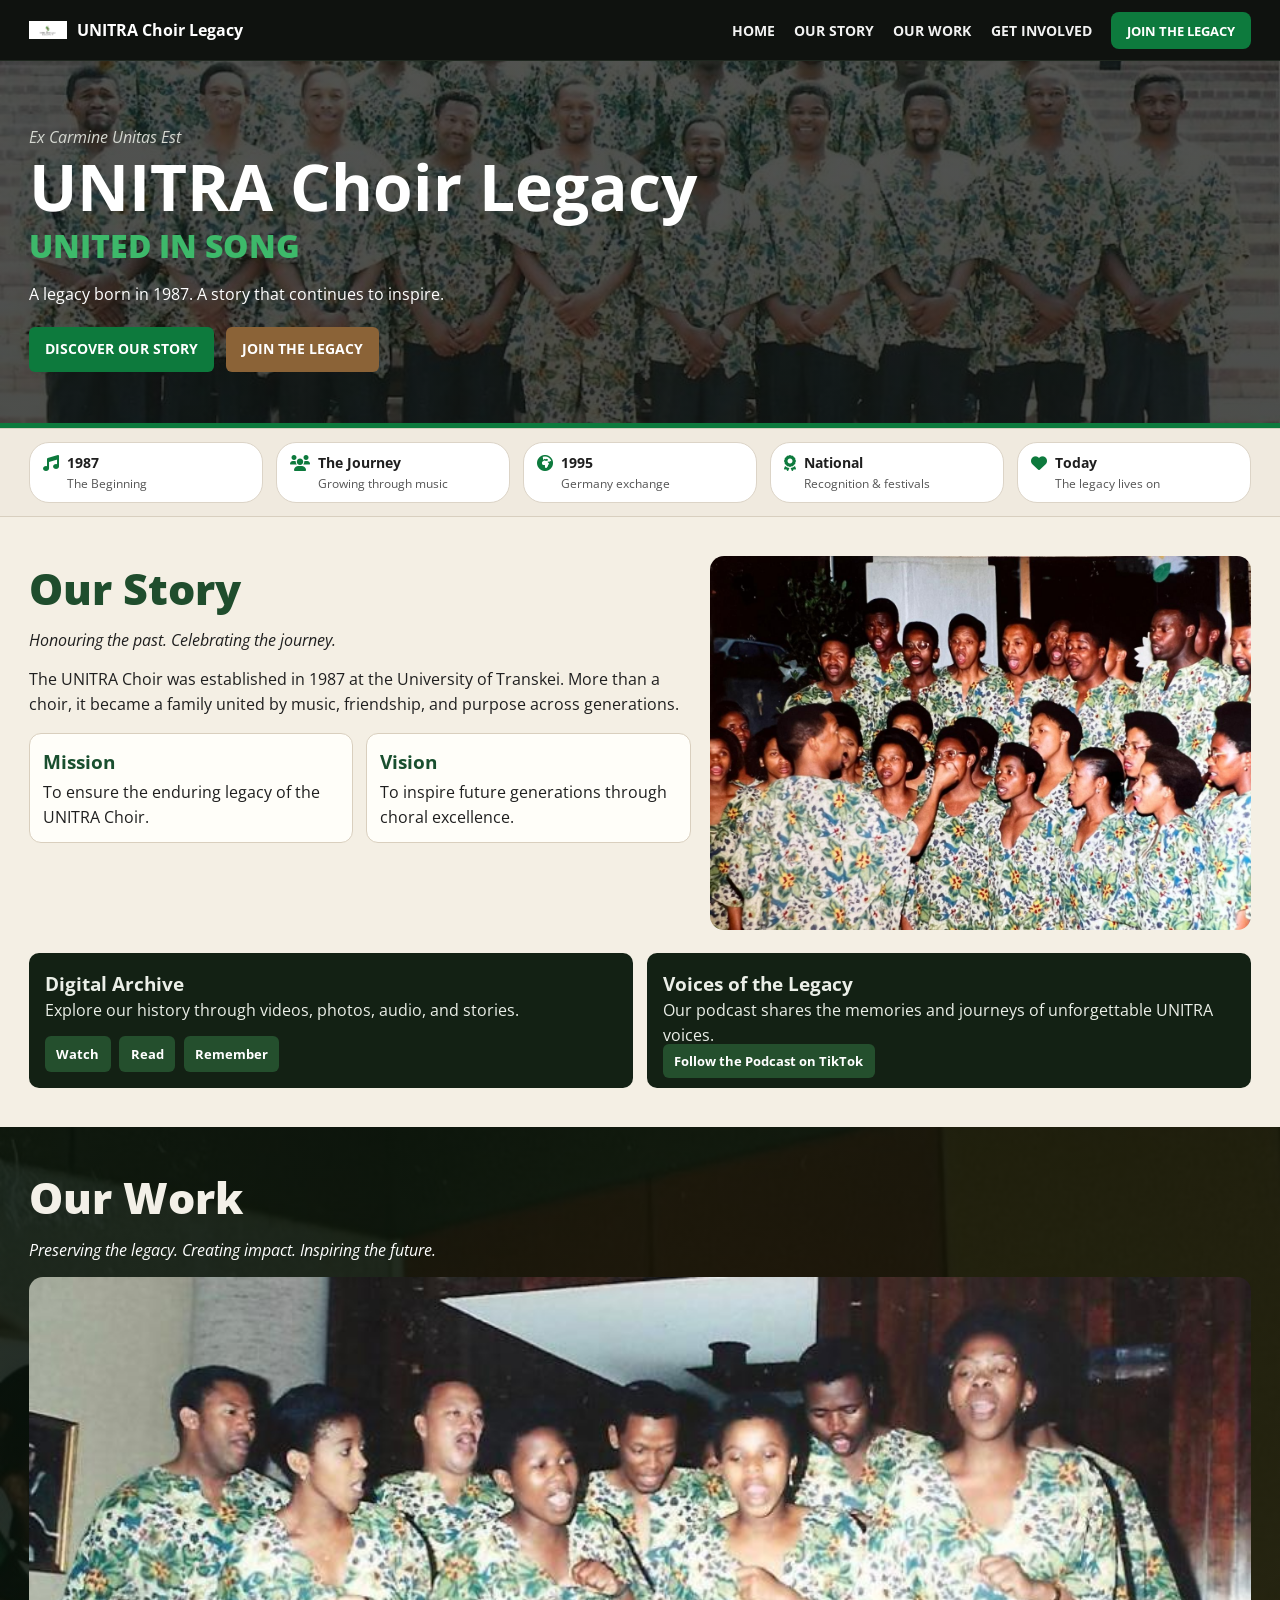
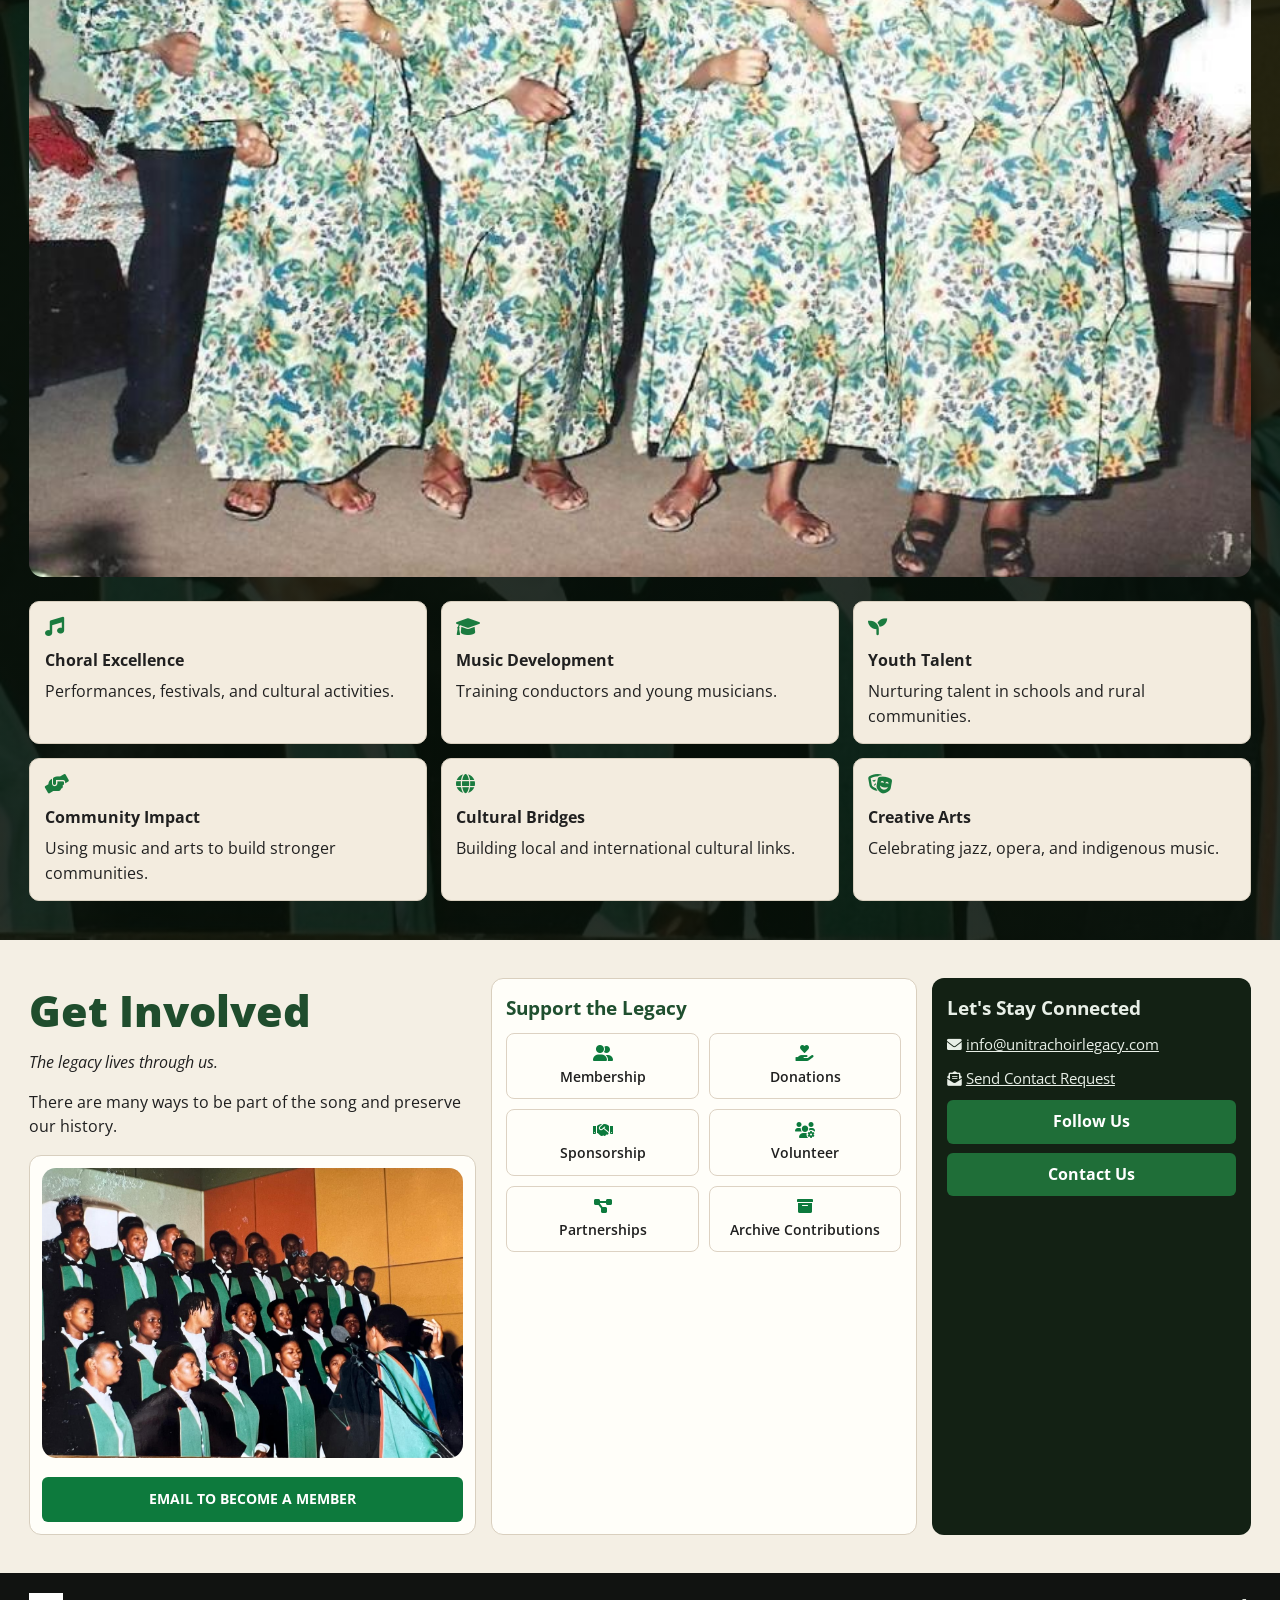
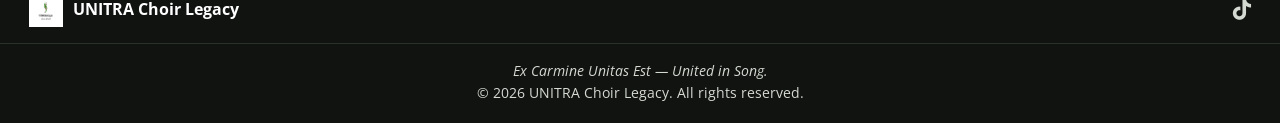
<file: index.html>
<!doctype html>
<html lang="en">
  <head>
    <meta charset="UTF-8" />
    <meta name="viewport" content="width=device-width, initial-scale=1.0" />
    <title>UNITRA Choir Legacy</title>
    <link rel="stylesheet" href="styles.css" />
    <link rel="preconnect" href="https://fonts.googleapis.com" />
    <link rel="preconnect" href="https://fonts.gstatic.com" crossorigin />
    <link
      href="https://fonts.googleapis.com/css2?family=Kumbh+Sans:wght@300;400;600;700;900&family=Open+Sans:ital,wght@0,300;0,400;0,600;0,700;1,400&display=swap"
      rel="stylesheet"
    />
    <link
      rel="stylesheet"
      href="https://cdnjs.cloudflare.com/ajax/libs/font-awesome/6.0.0-beta3/css/all.min.css"
    />
    <link rel="icon" type="image/png" sizes="96x96" href="../favicon/favicon-96x96.png" />
    <link rel="icon" type="image/svg+xml" href="../favicon/favicon.svg" />
    <link rel="shortcut icon" href="../favicon/favicon.ico" />
    <link rel="apple-touch-icon" sizes="180x180" href="../favicon/apple-touch-icon.png" />
    <link rel="manifest" href="../favicon/site.webmanifest" />
  </head>
  <body>
    <nav class="navbar">
      <div class="navbar__container">
        <a href="index.html" id="navbar__logo">
          <img src="../images/UnitraLogo.png" alt="UNITRA Choir Legacy Logo" class="logo" />
          <span>UNITRA Choir Legacy</span>
        </a>
        <button class="navbar__toggle" id="mobile-menu" type="button" aria-label="Toggle navigation menu" aria-controls="navbar-menu" aria-expanded="false">
          <span class="bar" aria-hidden="true"></span>
          <span class="bar" aria-hidden="true"></span>
          <span class="bar" aria-hidden="true"></span>
        </button>
        <ul class="navbar__menu" id="navbar-menu">
          <li><a href="#home" class="navbar__links">Home</a></li>
          <li><a href="#story" class="navbar__links">Our Story</a></li>
          <li><a href="#work" class="navbar__links">Our Work</a></li>
          <li><a href="#join" class="navbar__links">Get Involved</a></li>
          <li class="navbar__btn"><a href="#join" class="button">Join the Legacy</a></li>
        </ul>
      </div>
    </nav>

    <section class="hero hero--feedback" id="home">
      <div class="hero__container">
        <div class="hero__content">
          <div class="subtitle"><i>Ex Carmine Unitas Est</i></div>
          <h1>UNITRA Choir Legacy</h1>
          <p class="hero__motto">United in Song</p>
          <p class="tagline">A legacy born in 1987. A story that continues to inspire.</p>
          <div class="hero__actions">
            <a href="#story" class="hero__btn">Discover Our Story</a>
            <a href="#join" class="hero__btn hero__btn--alt">Join the Legacy</a>
          </div>
        </div>
      </div>
    </section>

    <section class="milestone-strip">
      <div class="container milestone-grid">
        <div class="milestone"><i class="fas fa-music"></i><strong>1987</strong><span>The Beginning</span></div>
        <div class="milestone"><i class="fas fa-users"></i><strong>The Journey</strong><span>Growing through music</span></div>
        <div class="milestone"><i class="fas fa-globe-africa"></i><strong>1995</strong><span>Germany exchange</span></div>
        <div class="milestone"><i class="fas fa-award"></i><strong>National</strong><span>Recognition & festivals</span></div>
        <div class="milestone"><i class="fas fa-heart"></i><strong>Today</strong><span>The legacy lives on</span></div>
      </div>
    </section>

    <section class="section section-cream" id="story">
      <div class="container two-col">
        <div>
          <h2 class="section-title">Our Story</h2>
          <p class="lead">Honouring the past. Celebrating the journey.</p>
          <p>
            The UNITRA Choir was established in 1987 at the University of Transkei. More than a choir, it became a
            family united by music, friendship, and purpose across generations.
          </p>
          <div class="mini-card-grid">
            <div class="mini-card"><h3>Mission</h3><p>To ensure the enduring legacy of the UNITRA Choir.</p></div>
            <div class="mini-card"><h3>Vision</h3><p>To inspire future generations through choral excellence.</p></div>
          </div>
        </div>
        <div class="story-media">
          <img src="../images/WhatsApp%20Image%202026-08-21%20at%2019.52.34%20(1).jpeg" alt="UNITRA choir history" />
        </div>
      </div>
      <div class="container archive-row">
        <div class="archive-box">
          <h3>Digital Archive</h3>
          <p>Explore our history through videos, photos, audio, and stories.</p>
          <div class="archive-actions">
            <a href="video.html">Watch</a>
            <a href="tech.html">Read</a>
            <a href="#join">Remember</a>
          </div>
        </div>
        <div class="archive-box">
          <h3>Voices of the Legacy</h3>
          <p>Our podcast shares the memories and journeys of unforgettable UNITRA voices.</p>
          <a class="listen-btn" href="https://www.tiktok.com/@unitrachoir_legacy" target="_blank" rel="noopener noreferrer" aria-label="Follow Voices of the Legacy podcast on TikTok">Follow the Podcast on TikTok</a>
        </div>
      </div>
    </section>

    <section class="section section-dark" id="work">
      <div class="container">
        <h2 class="section-title">Our Work</h2>
        <p class="lead">Preserving the legacy. Creating impact. Inspiring the future.</p>
        <div class="work-banner">
          <img src="../images/WhatsApp%20Image%202026-08-21%20at%2019.52.35%20(1).jpeg" alt="UNITRA choir in performance attire" />
        </div>
        <div class="work-grid">
          <div class="work-card"><i class="fas fa-music"></i><h3>Choral Excellence</h3><p>Performances, festivals, and cultural activities.</p></div>
          <div class="work-card"><i class="fas fa-graduation-cap"></i><h3>Music Development</h3><p>Training conductors and young musicians.</p></div>
          <div class="work-card"><i class="fas fa-seedling"></i><h3>Youth Talent</h3><p>Nurturing talent in schools and rural communities.</p></div>
          <div class="work-card"><i class="fas fa-hands-helping"></i><h3>Community Impact</h3><p>Using music and arts to build stronger communities.</p></div>
          <div class="work-card"><i class="fas fa-globe"></i><h3>Cultural Bridges</h3><p>Building local and international cultural links.</p></div>
          <div class="work-card"><i class="fas fa-theater-masks"></i><h3>Creative Arts</h3><p>Celebrating jazz, opera, and indigenous music.</p></div>
        </div>
      </div>
    </section>

    <section class="section section-cream" id="join">
      <div class="container involved-grid">
        <div>
          <h2 class="section-title">Get Involved</h2>
          <p class="lead">The legacy lives through us.</p>
          <p>There are many ways to be part of the song and preserve our history.</p>
          <div class="join-block">
            <img src="../images/WhatsApp%20Image%202026-08-21%20at%2019.52.35.jpeg" alt="UNITRA choir members" />
            <a href="mailto:info@unitrachoirlegacy.com?subject=Join%20the%20UNITRA%20Choir%20Legacy" class="hero__btn">Email to Become a Member</a>
          </div>
        </div>

        <div class="support-grid">
          <h3>Support the Legacy</h3>
          <div><i class="fas fa-user-friends"></i><span>Membership</span></div>
          <div><i class="fas fa-hand-holding-heart"></i><span>Donations</span></div>
          <div><i class="fas fa-handshake"></i><span>Sponsorship</span></div>
          <div><i class="fas fa-users-cog"></i><span>Volunteer</span></div>
          <div><i class="fas fa-project-diagram"></i><span>Partnerships</span></div>
          <div><i class="fas fa-archive"></i><span>Archive Contributions</span></div>
        </div>

        <div class="contact-panel">
          <h3>Let's Stay Connected</h3>
          <p><i class="fas fa-envelope"></i> <a href="mailto:info@unitrachoirlegacy.com">info@unitrachoirlegacy.com</a></p>
          <p><i class="fas fa-envelope-open-text"></i> <a href="mailto:info@unitrachoirlegacy.com?subject=Contact%20Request">Send Contact Request</a></p>
          <a href="https://www.tiktok.com/@unitrachoir_legacy" target="_blank" rel="noopener noreferrer" class="contact-cta" aria-label="Follow UNITRA Choir Legacy on TikTok">Follow Us</a>
          <a href="mailto:info@unitrachoirlegacy.com" class="contact-cta" aria-label="Contact UNITRA Choir Legacy by email">Contact Us</a>
        </div>
      </div>
    </section>

    <footer class="footer">
      <div class="footer__content">
        <div class="footer__logo">
          <img src="../images/UnitraLogo.png" alt="UNITRA Choir Legacy logo" class="logo" />
          <span>UNITRA Choir Legacy</span>
        </div>
        <div class="footer__social">
          <a href="https://www.tiktok.com/@unitrachoir_legacy" target="_blank" rel="noopener noreferrer" aria-label="UNITRA Choir Legacy TikTok"><i class="fab fa-tiktok"></i></a>
        </div>
      </div>
      <div class="footer__copy">
        <i>Ex Carmine Unitas Est — United in Song.</i><br />
        &copy; 2026 UNITRA Choir Legacy. All rights reserved.
      </div>
    </footer>

    <script src="app.js"></script>
  </body>
</html>
</file>
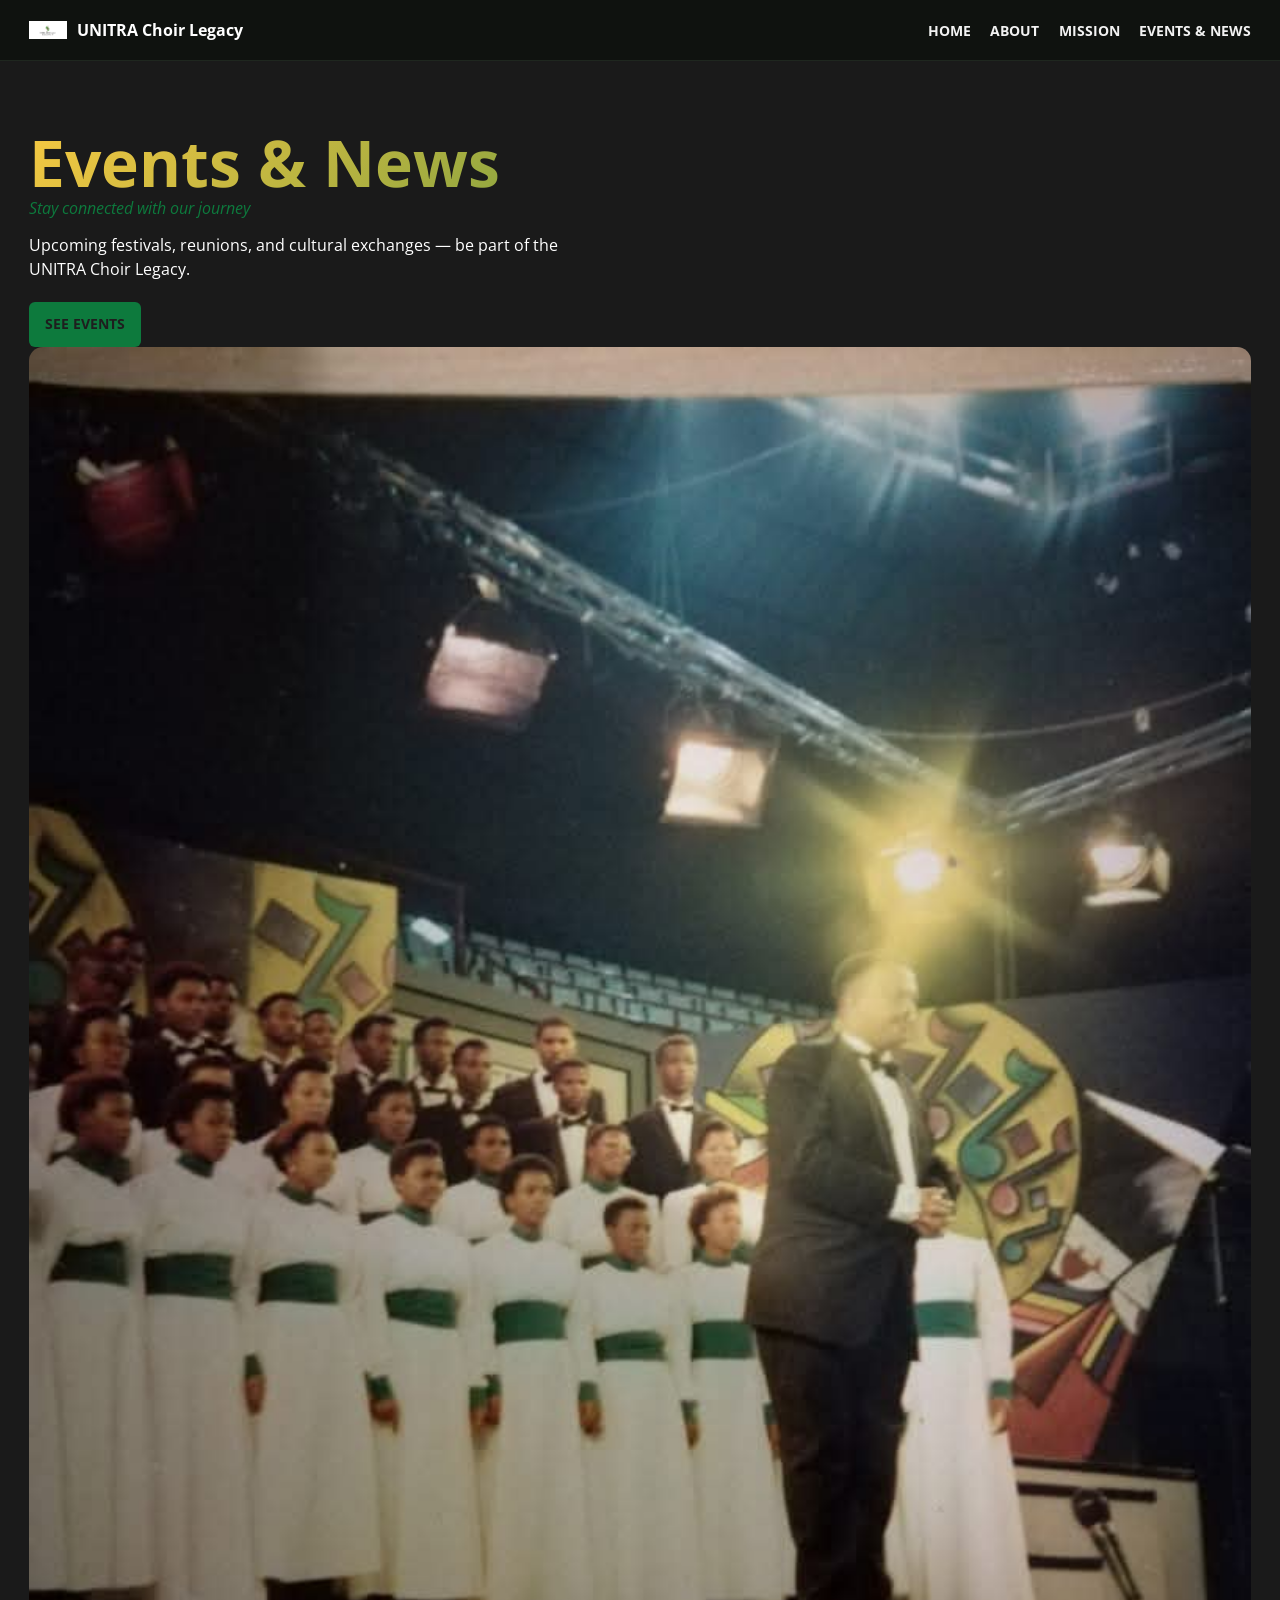
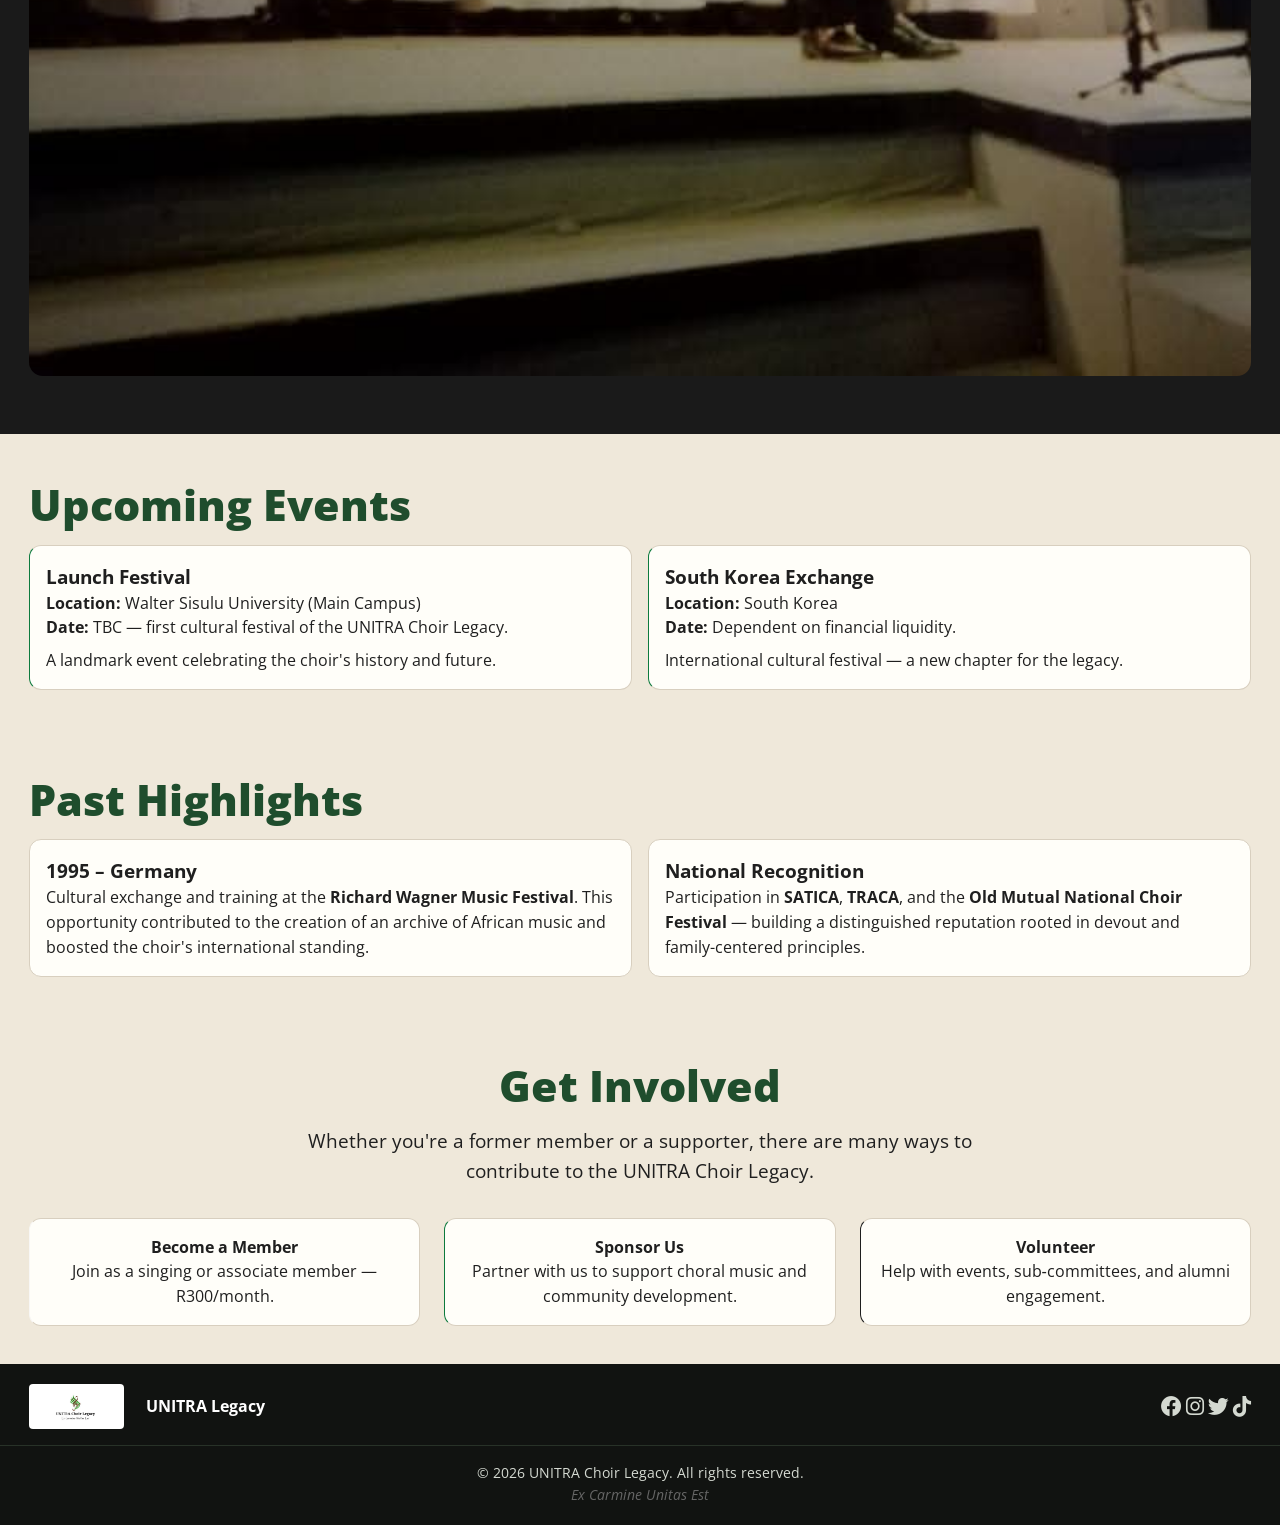
<file: tech.html>
<!--  tech.html -->

<!doctype html>
<html lang="en">
  <head>
    <meta charset="UTF-8" />
    <meta name="viewport" content="width=device-width, initial-scale=1.0" />
    <title>Events &amp; News — UNITRA Choir Legacy</title>
    <link rel="stylesheet" href="styles.css" />
    <link rel="preconnect" href="https://fonts.googleapis.com" />
    <link rel="preconnect" href="https://fonts.gstatic.com" crossorigin />
    <link
      href="https://fonts.googleapis.com/css2?family=Kumbh+Sans:wght@300;400;600;700;900&family=Open+Sans:ital,wght@0,300;0,400;0,600;0,700;1,400&display=swap"
      rel="stylesheet"
    />
    <link
      rel="stylesheet"
      href="https://cdnjs.cloudflare.com/ajax/libs/font-awesome/6.0.0-beta3/css/all.min.css"
    />
    <!-- Favicon -->
    <link
      rel="icon"
      type="image/png"
      sizes="96x96"
      href="favicon/favicon-96x96.png"
    />
    <link rel="icon" type="image/svg+xml" href="favicon/favicon.svg" />
    <link rel="shortcut icon" href="favicon/favicon.ico" />
    <link
      rel="apple-touch-icon"
      sizes="180x180"
      href="favicon/apple-touch-icon.png"
    />
    <link rel="manifest" href="favicon/site.webmanifest" />
  </head>
  <body>
    <!-- ===== NAVBAR (same as index) ===== -->
    <nav class="navbar">
      <div class="navbar__container">
        <a href="index.html" id="navbar__logo">
          <img
            src="images/UnitraLogo.png"
            alt="UNITRA Choir Legacy Logo"
            class="logo"
          />
          <span>UNITRA Choir Legacy</span>
        </a>
        <div class="navbar__toggle" id="mobile-menu">
          <span class="bar"></span>
          <span class="bar"></span>
          <span class="bar"></span>
        </div>
        <ul class="navbar__menu" id="navbar-menu">
          <li><a href="index.html" class="navbar__links">Home</a></li>
          <li><a href="index.html#about" class="navbar__links">About</a></li>
          <li>
            <a href="index.html#mission" class="navbar__links">Mission</a>
          </li>
          <li>
            <a href="tech.html" class="navbar__links">Events &amp; News</a>
          </li>
        </ul>
      </div>
    </nav>

    <!-- ===== HERO (tech/events) ===== -->
    <section
      class="hero"
      style="background: #1a1a1a; border-bottom-color: #0d7a3d"
    >
      <div class="hero__container">
        <div class="hero__content">
          <h1
            style="
              background: linear-gradient(135deg, #f5c842, #0d7a3d);
              -webkit-background-clip: text;
              -webkit-text-fill-color: transparent;
            "
          >
            Events &amp; News
          </h1>
          <div class="subtitle" style="color: #0d7a3d">
            Stay connected with our journey
          </div>
          <p class="tagline">
            Upcoming festivals, reunions, and cultural exchanges — be part of
            the UNITRA Choir Legacy.
          </p>
          <a
            href="#upcoming"
            class="hero__btn"
            style="background: #0d7a3d; color: #1e1e1e"
            >See Events</a
          >
        </div>
        <div class="hero__img">
          <img src="images/image.png" alt="UNITRA Events" />
        </div>
      </div>
    </section>

    <!-- ===== UPCOMING EVENTS ===== -->
    <section class="section" id="upcoming">
      <div class="container">
        <h2 class="section-title">Upcoming Events</h2>
        <div class="grid-2">
          <div class="card" style="border-left-color: #0d7a3d">
            <h3>Launch Festival</h3>
            <p>
              <strong>Location:</strong> Walter Sisulu University (Main Campus)
            </p>
            <p>
              <strong>Date:</strong> TBC — first cultural festival of the UNITRA
              Choir Legacy.
            </p>
            <p style="margin-top: 0.5rem">
              A landmark event celebrating the choir's history and future.
            </p>
          </div>
          <div class="card" style="border-left-color: #0d7a3d">
            <h3>South Korea Exchange</h3>
            <p><strong>Location:</strong> South Korea</p>
            <p><strong>Date:</strong> Dependent on financial liquidity.</p>
            <p style="margin-top: 0.5rem">
              International cultural festival — a new chapter for the legacy.
            </p>
          </div>
        </div>
      </div>
    </section>

    <!-- ===== PAST ACHIEVEMENTS ===== -->
    <section class="section bg-light">
      <div class="container">
        <h2 class="section-title">Past Highlights</h2>
        <div class="grid-2">
          <div class="card">
            <h3>1995 – Germany</h3>
            <p>
              Cultural exchange and training at the
              <strong>Richard Wagner Music Festival</strong>. This opportunity
              contributed to the creation of an archive of African music and
              boosted the choir's international standing.
            </p>
          </div>
          <div class="card">
            <h3>National Recognition</h3>
            <p>
              Participation in <strong>SATICA</strong>, <strong>TRACA</strong>,
              and the <strong>Old Mutual National Choir Festival</strong> —
              building a distinguished reputation rooted in devout and
              family-centered principles.
            </p>
          </div>
        </div>
      </div>
    </section>

    <!-- ===== GET INVOLVED ===== -->
    <section class="section">
      <div class="container" style="text-align: center">
        <h2 class="section-title center">Get Involved</h2>
        <p style="font-size: 1.2rem; max-width: 700px; margin: 0 auto 2rem">
          Whether you're a former member or a supporter, there are many ways to
          contribute to the UNITRA Choir Legacy.
        </p>
        <div
          style="
            display: flex;
            flex-wrap: wrap;
            justify-content: center;
            gap: 1.5rem;
          "
        >
          <div
            class="card"
            style="flex: 1; min-width: 200px; border-left-color: #f8f7f5"
          >
            <h4>Become a Member</h4>
            <p>Join as a singing or associate member — R300/month.</p>
          </div>
          <div
            class="card"
            style="flex: 1; min-width: 200px; border-left-color: #0d7a3d"
          >
            <h4>Sponsor Us</h4>
            <p>
              Partner with us to support choral music and community development.
            </p>
          </div>
          <div
            class="card"
            style="flex: 1; min-width: 200px; border-left-color: #1e1e1e"
          >
            <h4>Volunteer</h4>
            <p>Help with events, sub‑committees, and alumni engagement.</p>
          </div>
        </div>
      </div>
    </section>

    <!-- ===== FOOTER ===== -->
    <footer class="footer">
      <div class="footer__content">
        <div class="footer__logo">
          <img
            src="images/UnitraLogo.png"
            alt="UNITRA Choir Logo"
            style="
              height: 45px;
              width: auto;
              margin-right: 12px;
              vertical-align: middle;
              border-radius: 4px;
            "
          />
          UNITRA Legacy
        </div>
        <div class="footer__social">
          <a href="#" target="_blank"><i class="fab fa-facebook"></i></a>
          <a href="#" target="_blank"><i class="fab fa-instagram"></i></a>
          <a href="#" target="_blank"><i class="fab fa-twitter"></i></a>
          <a href="https://www.tiktok.com/@unitrachoir_legacy" target="_blank"
            ><i class="fab fa-tiktok"></i
          ></a>
        </div>
      </div>
      <div class="footer__copy">
        &copy; 2026 UNITRA Choir Legacy. All rights reserved. <br />
        <span style="font-size: 0.9rem; color: #666"
          ><i>Ex Carmine Unitas Est</i></span
        >
      </div>
    </footer>

    <script src="app.js"></script>
  </body>
</html>
</file>
<file: styles.css>
/* styles.css */

:root {
  --green: #0d7a3d;
  --green-dark: #095a2e;
  --cream: #f4efe4;
  --ink: #151515;
}

* {
  margin: 0;
  padding: 0;
  box-sizing: border-box;
  font-family: "Open Sans", "Kumbh Sans", sans-serif;
}

body {
  background: #efe8da;
  color: #1f1f1f;
  line-height: 1.55;
}

a {
  text-decoration: none;
  color: inherit;
}

.container {
  max-width: 1260px;
  margin: 0 auto;
  padding: 0 1.2rem;
}

.navbar {
  position: sticky;
  top: 0;
  z-index: 999;
  background: #0f120f;
  border-bottom: 1px solid #1f271f;
}

.navbar__container {
  max-width: 1260px;
  margin: 0 auto;
  padding: 0.7rem 1.2rem;
  display: flex;
  align-items: center;
  justify-content: space-between;
  gap: 1rem;
}

#navbar__logo {
  display: flex;
  align-items: center;
  gap: 0.6rem;
  color: #fff;
  font-weight: 700;
}

#navbar__logo .logo {
  width: 38px;
  height: 38px;
  object-fit: contain;
}

.navbar__menu {
  list-style: none;
  display: flex;
  align-items: center;
  gap: 1.2rem;
}

.navbar__links {
  color: #f2f2f2;
  font-size: 0.88rem;
  font-weight: 700;
  text-transform: uppercase;
}

.navbar__links:hover {
  color: #9ed58f;
  text-decoration: underline;
  text-decoration-thickness: 2px;
  text-underline-offset: 5px;
}

.navbar__btn .button {
  background: var(--green);
  color: #fff;
  font-size: 0.82rem;
  text-transform: uppercase;
  font-weight: 700;
  padding: 0.6rem 1rem;
  border-radius: 8px;
}

.navbar__btn .button:hover {
  background: var(--green-dark);
}

.navbar__links:focus-visible,
.navbar__btn .button:focus-visible {
  outline: 2px solid #9ed58f;
  outline-offset: 3px;
  border-radius: 4px;
  text-decoration: underline;
  text-decoration-thickness: 2px;
  text-underline-offset: 5px;
}

.navbar__toggle:focus-visible {
  outline: 2px solid #9ed58f;
  outline-offset: 4px;
  border-radius: 4px;
}

.navbar__toggle {
  display: none;
  flex-direction: column;
  cursor: pointer;
  background: transparent;
  border: none;
  padding: 0;
}

.navbar__toggle .bar {
  width: 28px;
  height: 3px;
  background: #fff;
  margin: 4px 0;
}

.hero {
  color: #fff;
}

.hero--feedback {
  background:
    linear-gradient(rgba(8, 10, 8, 0.7), rgba(8, 10, 8, 0.72)),
    url("../images/WhatsApp%20Image%202026-08-21%20at%2019.52.32.jpeg")
      center/cover no-repeat;
  border-bottom: 5px solid var(--green);
}

.hero__container {
  max-width: 1260px;
  margin: 0 auto;
  padding: 4rem 1.2rem 3.2rem;
}

.hero__img img {
  width: 100%;
  border-radius: 14px;
}

.hero__content h1 {
  font-size: clamp(2rem, 6vw, 4rem);
  line-height: 1.05;
  margin-top: 0.2rem;
}

.subtitle {
  color: #d5d8d1;
  font-style: italic;
}

.hero__motto {
  color: #3db96a;
  font-size: clamp(1.1rem, 2.6vw, 2rem);
  font-weight: 800;
  text-transform: uppercase;
}

.tagline {
  margin: 0.75rem 0 1.25rem;
  max-width: 560px;
}

.hero__actions {
  display: flex;
  flex-wrap: wrap;
  gap: 0.75rem;
}

.hero__btn {
  display: inline-block;
  background: var(--green);
  color: #fff;
  border-radius: 6px;
  font-size: 0.9rem;
  font-weight: 700;
  padding: 0.7rem 1rem;
  text-transform: uppercase;
}

.hero__btn:hover {
  background: var(--green-dark);
}

.hero__btn:focus-visible,
.archive-actions a:focus-visible,
.listen-btn:focus-visible,
.contact-panel .contact-cta:focus-visible {
  outline: 2px solid #fff;
  outline-offset: 3px;
}

.hero__btn--alt {
  background: #8b6337;
}

.milestone-strip {
  background: #f0eadf;
  border-top: 1px solid #d8cfbf;
  border-bottom: 1px solid #d8cfbf;
}

.milestone-grid {
  display: grid;
  grid-template-columns: repeat(auto-fit, minmax(170px, 1fr));
  gap: 0.8rem;
  padding: 0.8rem 1.2rem;
}

.milestone {
  background: #fff;
  border: 1px solid #dcd4c7;
  border-radius: 20px;
  padding: 0.6rem 0.8rem;
  display: grid;
  grid-template-columns: auto 1fr;
  column-gap: 0.5rem;
  align-items: center;
}

.milestone i {
  color: var(--green);
}

.milestone strong {
  font-size: 0.86rem;
}

.milestone span {
  grid-column: 2;
  font-size: 0.78rem;
  color: #555;
}

.section {
  padding: 2.4rem 0;
}

.grid-2 {
  display: grid;
  grid-template-columns: 1fr 1fr;
  gap: 1rem;
}

.card {
  background: #fffef9;
  border: 1px solid #d8cfbf;
  border-radius: 12px;
  padding: 1rem;
}

.section-cream {
  background: var(--cream);
}

.section-dark {
  background:
    linear-gradient(rgba(7, 17, 8, 0.87), rgba(7, 17, 8, 0.87)),
    url("../images/WhatsApp%20Image%202026-08-21%20at%2019.52.35.jpeg")
      center/cover no-repeat;
  color: #fff;
}

.section-title {
  font-size: clamp(1.7rem, 4vw, 2.7rem);
  color: #1f4d2d;
  font-weight: 800;
  margin-bottom: 0.35rem;
}

.section-dark .section-title {
  color: #f3f0e8;
}

.lead {
  font-style: italic;
  margin-bottom: 0.9rem;
}

.two-col {
  display: grid;
  grid-template-columns: 1.1fr 0.9fr;
  gap: 1.2rem;
}

.story-media img,
.work-banner img,
.join-block img {
  width: 100%;
  border-radius: 14px;
  object-fit: cover;
}

.mini-card-grid {
  margin-top: 1rem;
  display: grid;
  grid-template-columns: repeat(2, minmax(0, 1fr));
  gap: 0.8rem;
}

.mini-card {
  background: #fffef9;
  border: 1px solid #d9cfbe;
  border-radius: 12px;
  padding: 0.8rem;
}

.mini-card h3 {
  color: #194f2f;
  margin-bottom: 0.25rem;
}

.archive-row {
  margin-top: 1rem;
  display: grid;
  grid-template-columns: 1fr 1fr;
  gap: 0.9rem;
}

.archive-box {
  background: #132114;
  color: #ebefe8;
  border-radius: 10px;
  padding: 1rem;
}

.archive-actions {
  margin-top: 0.8rem;
  display: flex;
  gap: 0.55rem;
}

.archive-actions a,
.listen-btn {
  background: #244f2d;
  color: #fff;
  padding: 0.5rem 0.7rem;
  border-radius: 6px;
  font-size: 0.82rem;
  font-weight: 700;
}

.work-banner {
  margin: 0.9rem 0 1.1rem;
}

.work-grid {
  display: grid;
  grid-template-columns: repeat(3, minmax(0, 1fr));
  gap: 0.85rem;
}

.work-card {
  background: #f3ecdf;
  color: #202020;
  border-radius: 10px;
  border: 1px solid #d8cfbf;
  padding: 0.9rem;
}

.work-card i {
  color: #1a7b3f;
  font-size: 1.2rem;
}

.work-card h3 {
  margin: 0.45rem 0 0.35rem;
  font-size: 1.02rem;
}

.involved-grid {
  display: grid;
  grid-template-columns: 1.05fr 1fr 0.75fr;
  gap: 0.95rem;
}

.join-block {
  margin-top: 1rem;
  background: #fffef9;
  border: 1px solid #d8cfbf;
  border-radius: 12px;
  padding: 0.75rem;
}

.join-block .hero__btn {
  margin-top: 0.75rem;
  width: 100%;
  text-align: center;
}

.support-grid {
  background: #fffef9;
  border: 1px solid #d9cfbe;
  border-radius: 12px;
  padding: 0.9rem;
  display: grid;
  grid-template-columns: 1fr 1fr;
  gap: 0.65rem;
  align-content: start;
}

.support-grid h3 {
  grid-column: 1 / -1;
  color: #1f4f2f;
}

.support-grid div {
  border: 1px solid #ddd2c3;
  border-radius: 8px;
  padding: 0.7rem 0.5rem;
  text-align: center;
  display: flex;
  flex-direction: column;
  gap: 0.3rem;
}

.support-grid i {
  color: var(--green);
}

.support-grid span {
  font-size: 0.85rem;
  font-weight: 600;
}

.contact-panel {
  background: #132114;
  color: #e8efe7;
  border-radius: 12px;
  padding: 0.95rem;
}

.contact-panel h3 {
  margin-bottom: 0.7rem;
}

.contact-panel p {
  font-size: 0.92rem;
  margin-bottom: 0.65rem;
}

.contact-panel p a {
  color: #e8efe7;
  text-decoration: underline;
}

.contact-panel .contact-cta {
  display: block;
  margin-top: 0.55rem;
  text-align: center;
  background: #1f6e38;
  color: #fff;
  padding: 0.6rem;
  border-radius: 6px;
  font-weight: 700;
}

.footer {
  background: #111311;
  color: #d4d9d1;
  padding-top: 1.2rem;
}

.footer__content {
  max-width: 1260px;
  margin: 0 auto;
  padding: 0 1.2rem;
  display: flex;
  align-items: center;
  justify-content: space-between;
}

.footer__logo {
  display: flex;
  align-items: center;
  gap: 0.6rem;
  color: #fff;
  font-weight: 700;
}

.footer__logo .logo {
  width: 34px;
  height: 34px;
}

.footer__social a {
  font-size: 1.3rem;
}

.footer__copy {
  text-align: center;
  border-top: 1px solid #283228;
  margin-top: 1rem;
  padding: 1rem 0 1.2rem;
  font-size: 0.9rem;
}

@media screen and (max-width: 1024px) {
  .two-col {
    grid-template-columns: 1fr;
  }

  .work-grid {
    grid-template-columns: repeat(2, minmax(0, 1fr));
  }

  .involved-grid {
    grid-template-columns: 1fr;
  }
}

@media screen and (max-width: 960px) {
  .navbar__menu {
    display: none;
    flex-direction: column;
    width: 100%;
    background: #0f120f;
    padding: 1rem 0;
    align-items: flex-start;
  }

  .navbar__menu.active {
    display: flex;
  }

  .navbar__toggle {
    display: flex;
  }

  #navbar__logo span {
    font-size: 0.95rem;
  }
}

@media screen and (max-width: 680px) {
  .archive-row,
  .mini-card-grid,
  .work-grid,
  .support-grid,
  .grid-2 {
    grid-template-columns: 1fr;
  }
}
</file>
